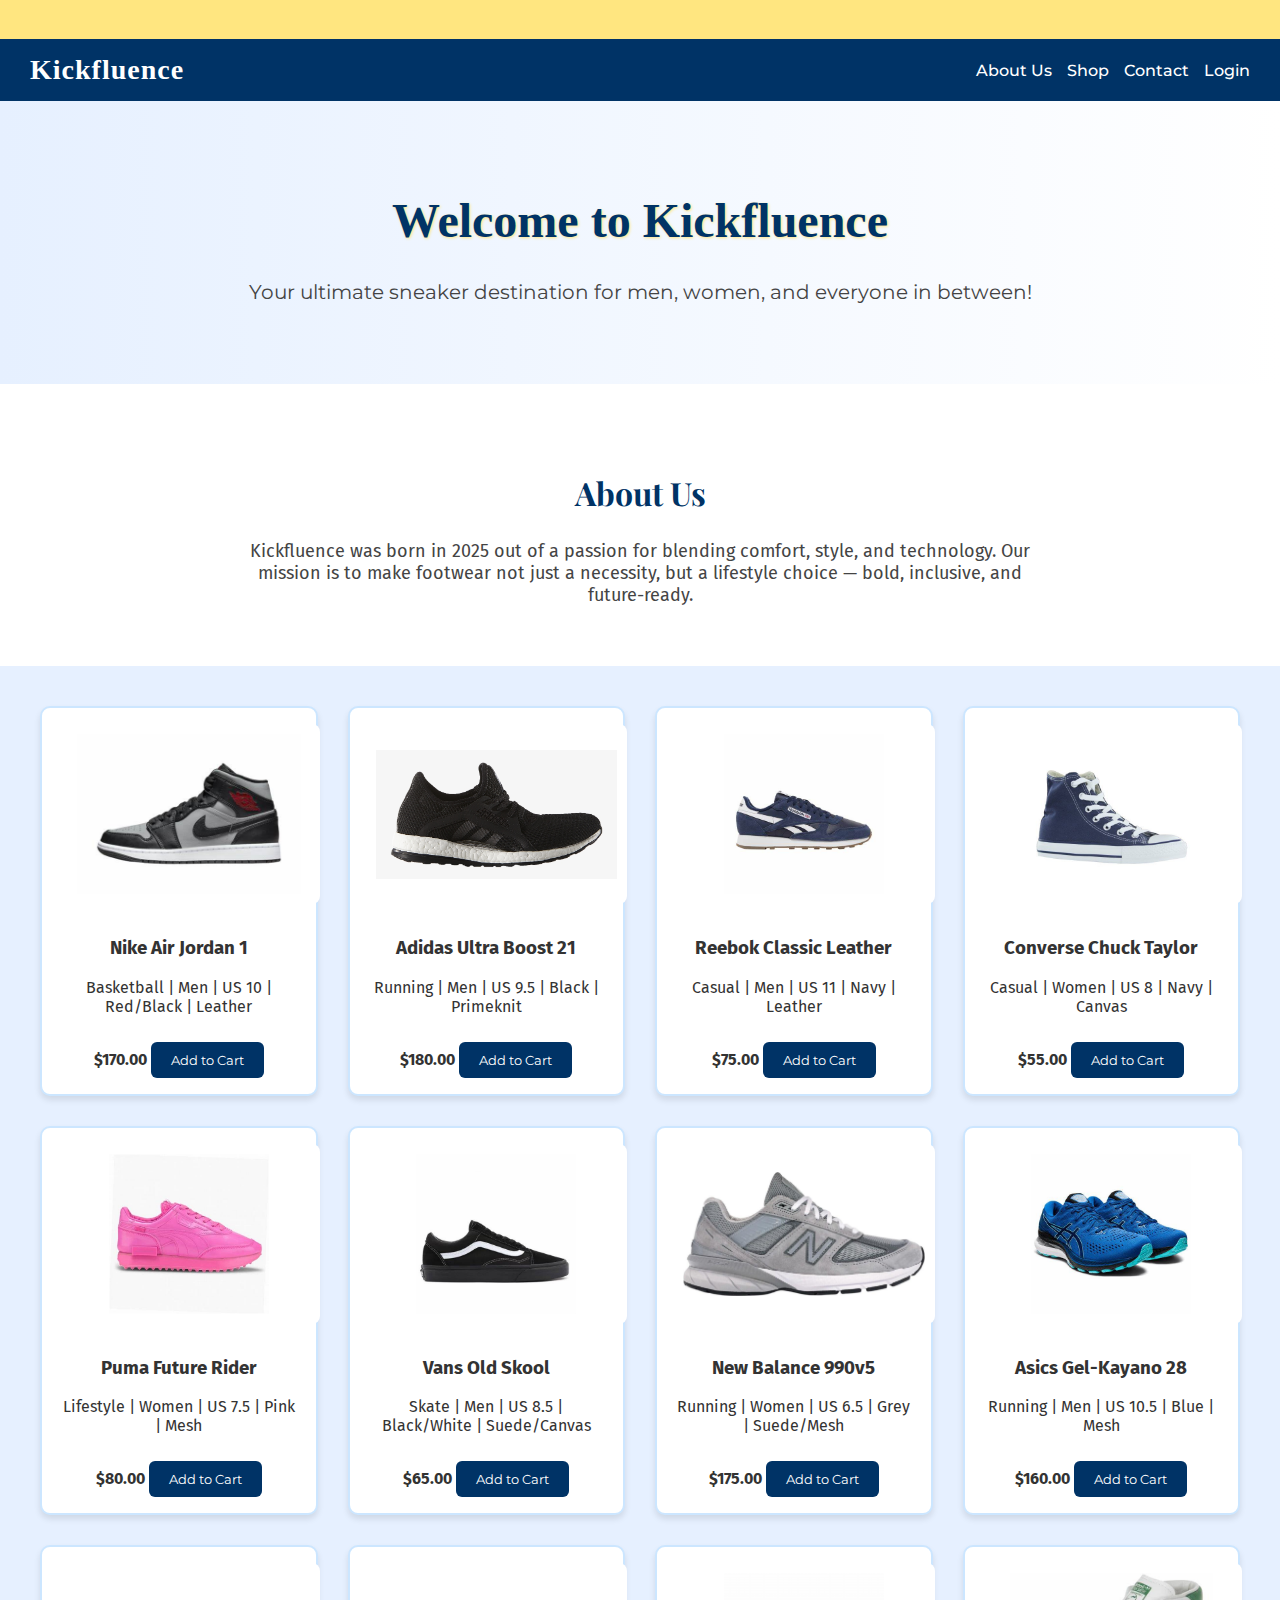
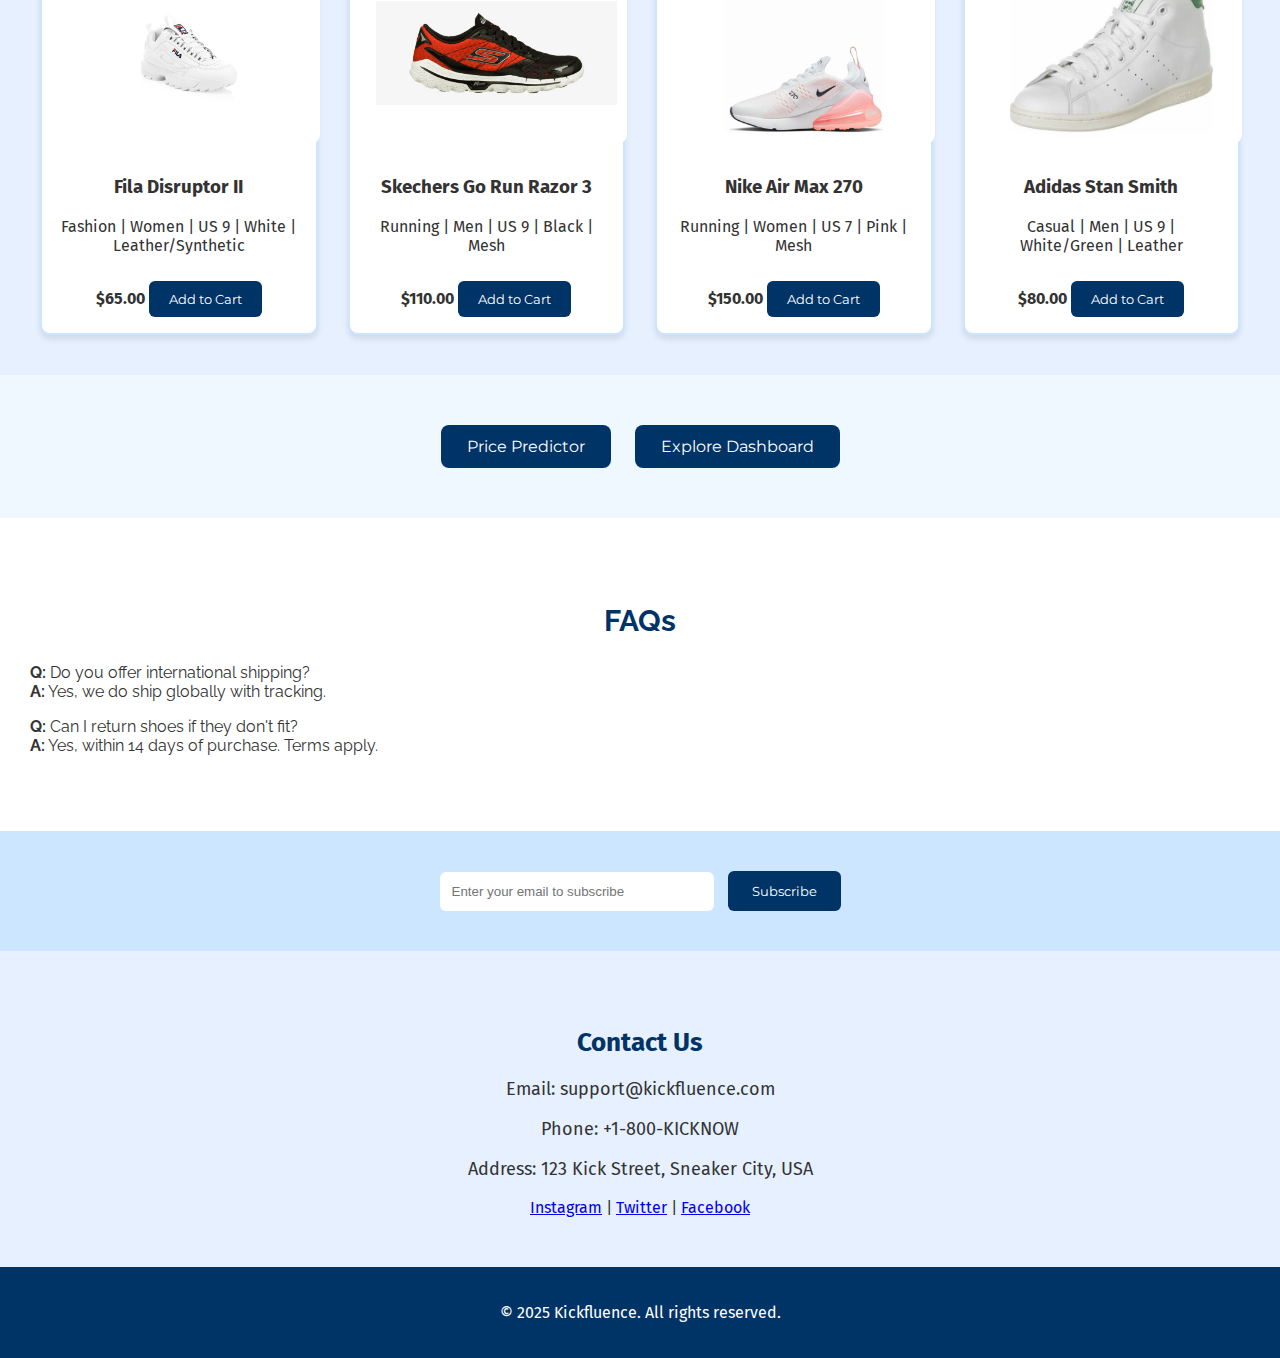
<file: index.html>
<!DOCTYPE html>
<html lang="en">
<head>
  <meta charset="UTF-8" />
  <meta name="viewport" content="width=device-width, initial-scale=1.0" />
  <title>Kickfluence</title>
  <link rel="stylesheet" href="styles.css" />
</head>
<body>
  <div class="offer-marquee"><span>Buy 1 Get 2 Free | Use Coupon Code KICK10 to get 15% off</span></div>

  <nav class="navbar">
    <div class="logo">Kickfluence</div>
    <div class="nav-links">
      <a href="#about">About Us</a>
      <a href="#shoes">Shop</a>
      <a href="#contact">Contact</a>
      <a href="login.html" target="_blank">Login</a>
    </div>
  </nav>

  <section class="hero">
    <h1>Welcome to Kickfluence</h1>
    <p>Your ultimate sneaker destination for men, women, and everyone in between!</p>
  </section>

  <section id="about">
    <h2>About Us</h2>
    <p>Kickfluence was born in 2025 out of a passion for blending comfort, style, and technology. Our mission is to make footwear not just a necessity, but a lifestyle choice — bold, inclusive, and future-ready.</p>
  </section>
<section class="shoes-section" id="shoes">
  <!-- 12 Shoe Cards -->
  <div class="shoe-card">
    <img src="1.jpeg" alt="Air Jordan 1" />
    <h3>Nike Air Jordan 1</h3>
    <p>Basketball | Men | US 10 | Red/Black | Leather</p>
    <strong>$170.00</strong>
    <button class="add-to-cart">Add to Cart</button>
  </div>
  <div class="shoe-card">
    <img src="2.png" alt="Ultra Boost 21" />
    <h3>Adidas Ultra Boost 21</h3>
    <p>Running | Men | US 9.5 | Black | Primeknit</p>
    <strong>$180.00</strong>
    <button class="add-to-cart">Add to Cart</button>
  </div>
  <div class="shoe-card">
    <img src="3.jpeg" alt="Classic Leather" />
    <h3>Reebok Classic Leather</h3>
    <p>Casual | Men | US 11 | Navy | Leather</p>
    <strong>$75.00</strong>
    <button class="add-to-cart">Add to Cart</button>
  </div>
  <div class="shoe-card">
    <img src="4.jpg" alt="Chuck Taylor" />
    <h3>Converse Chuck Taylor</h3>
    <p>Casual | Women | US 8 | Navy | Canvas</p>
    <strong>$55.00</strong>
    <button class="add-to-cart">Add to Cart</button>
  </div>
  <div class="shoe-card">
    <img src="5.jpeg" alt="Future Rider" />
    <h3>Puma Future Rider</h3>
    <p>Lifestyle | Women | US 7.5 | Pink | Mesh</p>
    <strong>$80.00</strong>
    <button class="add-to-cart">Add to Cart</button>
  </div>
  <div class="shoe-card">
    <img src="6.jpeg" alt="Old Skool" />
    <h3>Vans Old Skool</h3>
    <p>Skate | Men | US 8.5 | Black/White | Suede/Canvas</p>
    <strong>$65.00</strong>
    <button class="add-to-cart">Add to Cart</button>
  </div>
  <div class="shoe-card">
    <img src="7.jpg" alt="990v5" />
    <h3>New Balance 990v5</h3>
    <p>Running | Women | US 6.5 | Grey | Suede/Mesh</p>
    <strong>$175.00</strong>
    <button class="add-to-cart">Add to Cart</button>
  </div>
  <div class="shoe-card">
    <img src="8.jpeg" alt="Gel-Kayano 28" />
    <h3>Asics Gel-Kayano 28</h3>
    <p>Running | Men | US 10.5 | Blue | Mesh</p>
    <strong>$160.00</strong>
    <button class="add-to-cart">Add to Cart</button>
  </div>
  <div class="shoe-card">
    <img src="9.jpeg" alt="Disruptor II" />
    <h3>Fila Disruptor II</h3>
    <p>Fashion | Women | US 9 | White | Leather/Synthetic</p>
    <strong>$65.00</strong>
    <button class="add-to-cart">Add to Cart</button>
  </div>
  <div class="shoe-card">
    <img src="10.png" alt="Go Run Razor 3" />
    <h3>Skechers Go Run Razor 3</h3>
    <p>Running | Men | US 9 | Black | Mesh</p>
    <strong>$110.00</strong>
    <button class="add-to-cart">Add to Cart</button>
  </div>
  <div class="shoe-card">
    <img src="11.jpeg" alt="Air Max 270" />
    <h3>Nike Air Max 270</h3>
    <p>Running | Women | US 7 | Pink | Mesh</p>
    <strong>$150.00</strong>
    <button class="add-to-cart">Add to Cart</button>
  </div>
  <div class="shoe-card">
    <img src="12.jpeg" alt="Stan Smith" />
    <h3>Adidas Stan Smith</h3>
    <p>Casual | Men | US 9 | White/Green | Leather</p>
    <strong>$80.00</strong>
    <button class="add-to-cart">Add to Cart</button>
  </div>
</section>

<div class="button-container">
  <button onclick="window.open('https://shoepriceprediction-2dtxlpjaxutpuhvbcyhkmr.streamlit.app/', '_blank')">Price Predictor</button>
  <button onclick="window.open('dash.html', '_blank')">Explore Dashboard</button>
</div>


  <section class="faq">
    <h2>FAQs</h2>
    <p><strong>Q:</strong> Do you offer international shipping?<br><strong>A:</strong> Yes, we do ship globally with tracking.</p>
    <p><strong>Q:</strong> Can I return shoes if they don't fit?<br><strong>A:</strong> Yes, within 14 days of purchase. Terms apply.</p>
  </section>

  <section class="subscribe">
    <form>
      <input type="email" placeholder="Enter your email to subscribe" required />
      <button type="submit">Subscribe</button>
    </form>
  </section>

  <section id="contact">
    <h3>Contact Us</h3>
    <p>Email: support@kickfluence.com</p>
    <p>Phone: +1-800-KICKNOW</p>
    <p>Address: 123 Kick Street, Sneaker City, USA</p>
    <div>
      <a href="#">Instagram</a> |
      <a href="#">Twitter</a> |
      <a href="#">Facebook</a>
    </div>
  </section>

  <footer>
    <p>&copy; 2025 Kickfluence. All rights reserved.</p>
  </footer>
</body>
</html>
</file>
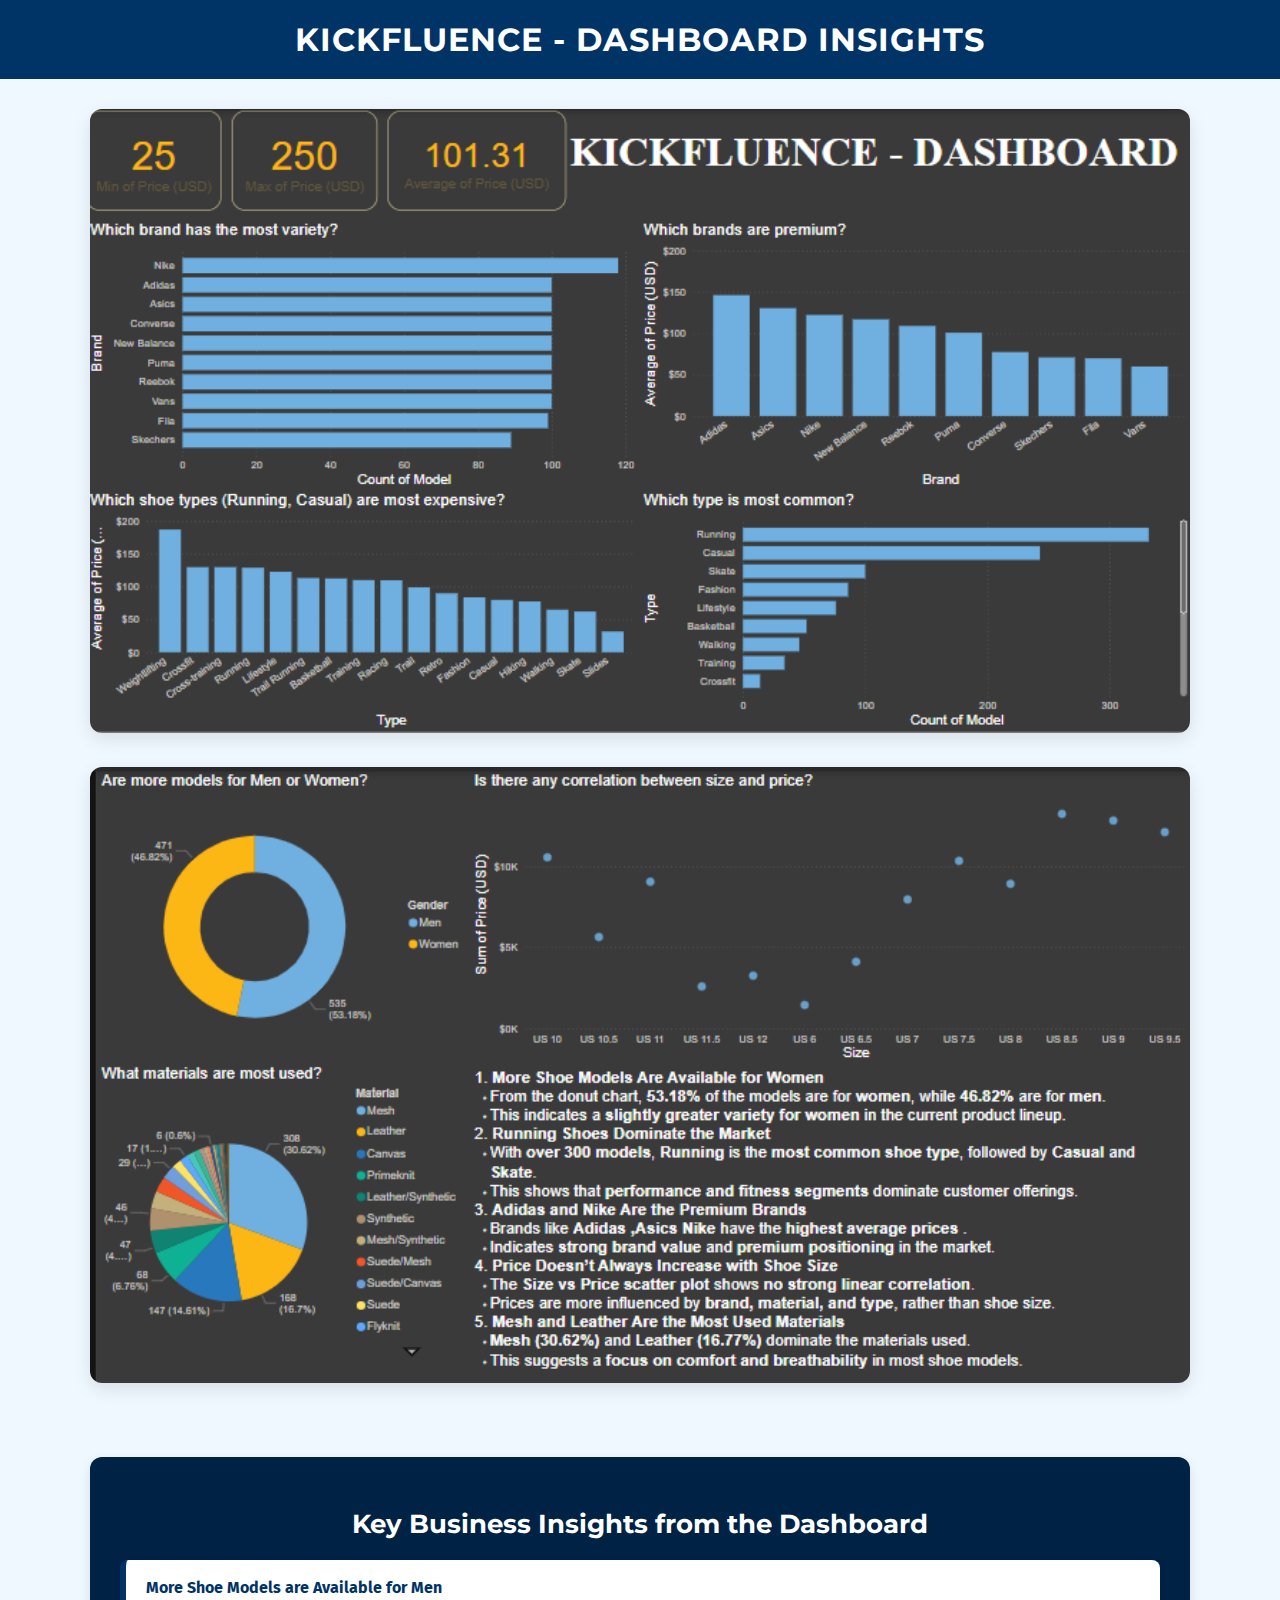
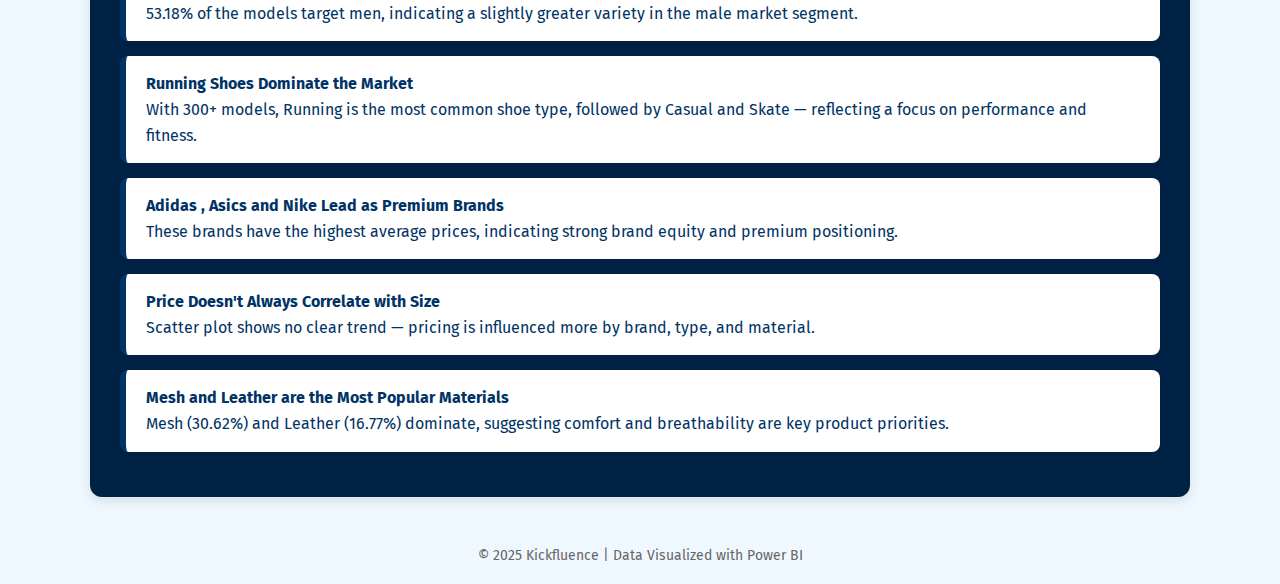
<file: dash.html>
<!DOCTYPE html>
<html lang="en">
<head>
  <meta charset="UTF-8">
  <title>Kickfluence - Dashboard Insights</title>
  <style>
    @import url('https://fonts.googleapis.com/css2?family=Fira+Sans&family=Montserrat&display=swap');

    body {
      background-color: #f0f8ff;
      font-family: 'Fira Sans', sans-serif;
      margin: 0;
      padding: 0;
      color: #003366;
    }

    header {
      background-color: #003366;
      color: white;
      padding: 20px;
      text-align: center;
      font-size: 32px;
      font-weight: bold;
      letter-spacing: 1px;
      font-family: 'Montserrat', sans-serif;
    }

    .dashboard-container {
      padding: 30px 20px;
      max-width: 1100px;
      margin: auto;
    }

    .dashboard-image {
      width: 100%;
      border-radius: 12px;
      margin-bottom: 30px;
      box-shadow: 0 6px 18px rgba(0,0,0,0.1);
    }

    .findings {
      background-color: #002244;
      padding: 30px;
      border-radius: 12px;
      box-shadow: 0 4px 12px rgba(0,0,0,0.1);
      margin-top: 40px;
    }

    .findings h2 {
      color: white;
      font-size: 26px;
      margin-bottom: 20px;
      text-align: center;
      font-family: 'Montserrat', sans-serif;
    }

    .insight-box {
      background: #ffffff;
      border-left: 6px solid #003366;
      padding: 15px 20px;
      border-radius: 8px;
      margin-bottom: 15px;
      font-size: 16px;
      line-height: 1.6;
      box-shadow: 0 2px 6px rgba(0,0,0,0.05);
    }

    .insight-box strong {
      color: #003366;
    }

    footer {
      text-align: center;
      padding: 20px;
      font-size: 14px;
      color: #666;
    }

    @media (max-width: 768px) {
      .dashboard-container {
        padding: 20px 10px;
      }
    }
  </style>
</head>
<body>

  <header>KICKFLUENCE - DASHBOARD INSIGHTS</header>

  <div class="dashboard-container">
    <img src="d1.png" alt="Dashboard Page 1" class="dashboard-image">
    <img src="d2.png" alt="Dashboard Page 2" class="dashboard-image">

    <div class="findings">
      <h2>Key Business Insights from the Dashboard</h2>

      <div class="insight-box">
        <strong>More Shoe Models are Available for Men</strong><br>
        53.18% of the models target men, indicating a slightly greater variety in the male market segment.
      </div>

      <div class="insight-box">
        <strong>Running Shoes Dominate the Market</strong><br>
        With 300+ models, Running is the most common shoe type, followed by Casual and Skate — reflecting a focus on performance and fitness.
      </div>

      <div class="insight-box">
        <strong>Adidas , Asics and Nike Lead as Premium Brands</strong><br>
        These brands have the highest average prices, indicating strong brand equity and premium positioning.
      </div>

      <div class="insight-box">
        <strong>Price Doesn't Always Correlate with Size</strong><br>
        Scatter plot shows no clear trend — pricing is influenced more by brand, type, and material.
      </div>

      <div class="insight-box">
        <strong>Mesh and Leather are the Most Popular Materials</strong><br>
        Mesh (30.62%) and Leather (16.77%) dominate, suggesting comfort and breathability are key product priorities.
      </div>
    </div>
  </div>

  <footer>
    © 2025 Kickfluence | Data Visualized with Power BI
  </footer>
</body>
</html>
</file>
<file: styles.css>
/* Responsive Kickfluence Style - Updated */

@import url('https://fonts.googleapis.com/css2?family=Playfair+Display&family=Fira+Sans&family=Montserrat&family=Raleway&family=Permanent+Marker&display=swap');

body {
  margin: 0;
  font-family: 'Fira Sans', sans-serif;
  background-color: #f0f8ff; /* pastel blue */
  color: #333;
  scroll-behavior: smooth;
}

.offer-marquee {
  background-color: #ffe680;
  color: #003366;
  padding: 10px 0;
  font-weight: bold;
  font-family: 'Montserrat', sans-serif;
  font-size: 15px;
  overflow: hidden;
  white-space: nowrap;
  position: relative;
  text-align: center;
}

.offer-marquee span {
  display: inline-block;
  padding-left: 100%;
  animation: slide-left 20s linear infinite;
}

@keyframes slide-left {
  0% { transform: translateX(0); }
  100% { transform: translateX(-100%); }
}

.navbar {
  background-color: #003366;
  color: #fff;
  display: flex;
  justify-content: space-between;
  align-items: center;
  padding: 15px 30px;
  flex-wrap: wrap;
  position: sticky;
  top: 0;
  z-index: 1000;
}

.logo {
  font-family: 'Permanent Marker', cursive;
  font-size: 28px;
  font-weight: bold;
  color: #fff;
  letter-spacing: 1px;
}

.nav-links {
  display: flex;
  flex-wrap: wrap;
  gap: 15px;
}

.nav-links a {
  color: #fff;
  text-decoration: none;
  font-family: 'Montserrat', sans-serif;
  font-weight: 500;
  transition: all 0.3s ease;
}

.nav-links a:hover {
  color: #ffe680;
  text-shadow: 0px 0px 3px #ffe680;
}

.hero {
  text-align: center;
  padding: 60px 20px;
  background: linear-gradient(to right, #e6f0ff, #ffffff);
  font-family: 'Permanent Marker', cursive;
  color: #003366;
}

.hero h1 {
  font-size: 48px;
  text-shadow: 1px 1px 3px #ffe680;
}

.hero p {
  font-size: 20px;
  color: #444;
  font-family: 'Montserrat', sans-serif;
}

#about {
  background-color: #ffffff;
  padding: 60px 30px;
  text-align: center;
}

#about h2 {
  color: #003366;
  font-family: 'Playfair Display', serif;
  font-size: 32px;
}

#about p {
  font-family: 'Fira Sans', sans-serif;
  font-size: 18px;
  color: #444;
  max-width: 800px;
  margin: 0 auto;
}

.shoes-section {
  display: grid;
  grid-template-columns: repeat(auto-fill, minmax(250px, 1fr));
  gap: 30px;
  padding: 40px;
  background-color: #e6f0ff;
}

.shoe-card {
  background: #fff;
  border-radius: 10px;
  padding: 16px;
  text-align: center;
  box-shadow: 0 4px 6px rgba(0, 0, 0, 0.1);
  transition: transform 0.3s ease, box-shadow 0.3s ease;
  border: 2px solid #cce6ff;
  position: relative;

}

.shoe-card:hover {
  transform: translateY(-5px);
  box-shadow: 0 12px 24px rgba(0, 0, 0, 0.15);
}

.shoe-card img {
  width: 100%;
  height: 160px;           /* uniform height */
  object-fit: contain;     /* ensures full image fits inside */
  background-color: #fff;  /* optional: keeps it clean */
  padding: 10px;
  border-radius: 8px;
  margin-bottom: 10px;
}


.add-to-cart {
  background-color: #003366;
  color: #fff;
  border: none;
  padding: 10px 20px;
  margin-top: 10px;
  border-radius: 6px;
  cursor: pointer;
  font-family: 'Montserrat', sans-serif;
  transition: all 0.3s ease;
}

.add-to-cart:hover {
  background-color: #ffe680;
  color: #003366;
  box-shadow: 0 4px 12px #ffc;
}

.button-container {
  text-align: center;
  margin: 40px 0;
}

.button-container button {
  font-family: 'Montserrat', sans-serif;
  background-color: #003366;
  color: #fff;
  border: none;
  padding: 12px 26px;
  margin: 10px;
  border-radius: 8px;
  cursor: pointer;
  font-size: 16px;
  transition: all 0.3s ease;
}

.button-container button:hover {
  background-color: #ffe680;
  color: #003366;
  box-shadow: 0px 4px 12px #ffc;
}

.faq {
  background-color: #ffffff;
  padding: 60px 30px;
  font-family: 'Raleway', sans-serif;
}

.faq h2 {
  color: #003366;
  text-align: center;
  font-size: 30px;
}

.subscribe {
  background-color: #cce6ff;
  padding: 40px;
  text-align: center;
}

.subscribe form input[type="email"] {
  padding: 12px;
  border: none;
  border-radius: 6px;
  margin-right: 10px;
  width: 250px;
  max-width: 90%;
}

.subscribe form button {
  padding: 12px 24px;
  background-color: #003366;
  color: #fff;
  border: none;
  border-radius: 6px;
  font-family: 'Montserrat', sans-serif;
  cursor: pointer;
  transition: background-color 0.3s ease;
}

.subscribe form button:hover {
  background-color: #ffe680;
  color: #003366;
}

#contact {
  background-color: #e6f0ff;
  padding: 50px 30px;
  text-align: center;
}

#contact h3 {
  color: #003366;
  font-size: 26px;
  margin-bottom: 20px;
}

#contact p {
  font-family: 'Fira Sans', sans-serif;
  font-size: 18px;
  color: #333;
}

footer {
  background-color: #003366;
  color: #fff;
  padding: 20px;
  text-align: center;
}

footer a {
  color: #ffe680;
  margin: 0 10px;
  text-decoration: none;
}

footer a:hover {
  text-decoration: underline;
}

@media (max-width: 768px) {
  .navbar {
    flex-direction: column;
    align-items: flex-start;
  }

  .nav-links {
    flex-direction: column;
    gap: 10px;
    width: 100%;
    padding-top: 10px;
  }

  .hero h1 {
    font-size: 32px;
  }

  .hero p {
    font-size: 16px;
  }

  #about h2, .faq h2, #contact h3 {
    font-size: 24px;
  }

  #about p, .faq p, #contact p {
    font-size: 16px;
  }

  .subscribe form input[type="email"] {
    width: 100%;
    margin-bottom: 10px;
  }

  .subscribe form button {
    width: 100%;
  }

  .button-container button {
    width: 90%;
    max-width: 300px;
  }
}
</file>
